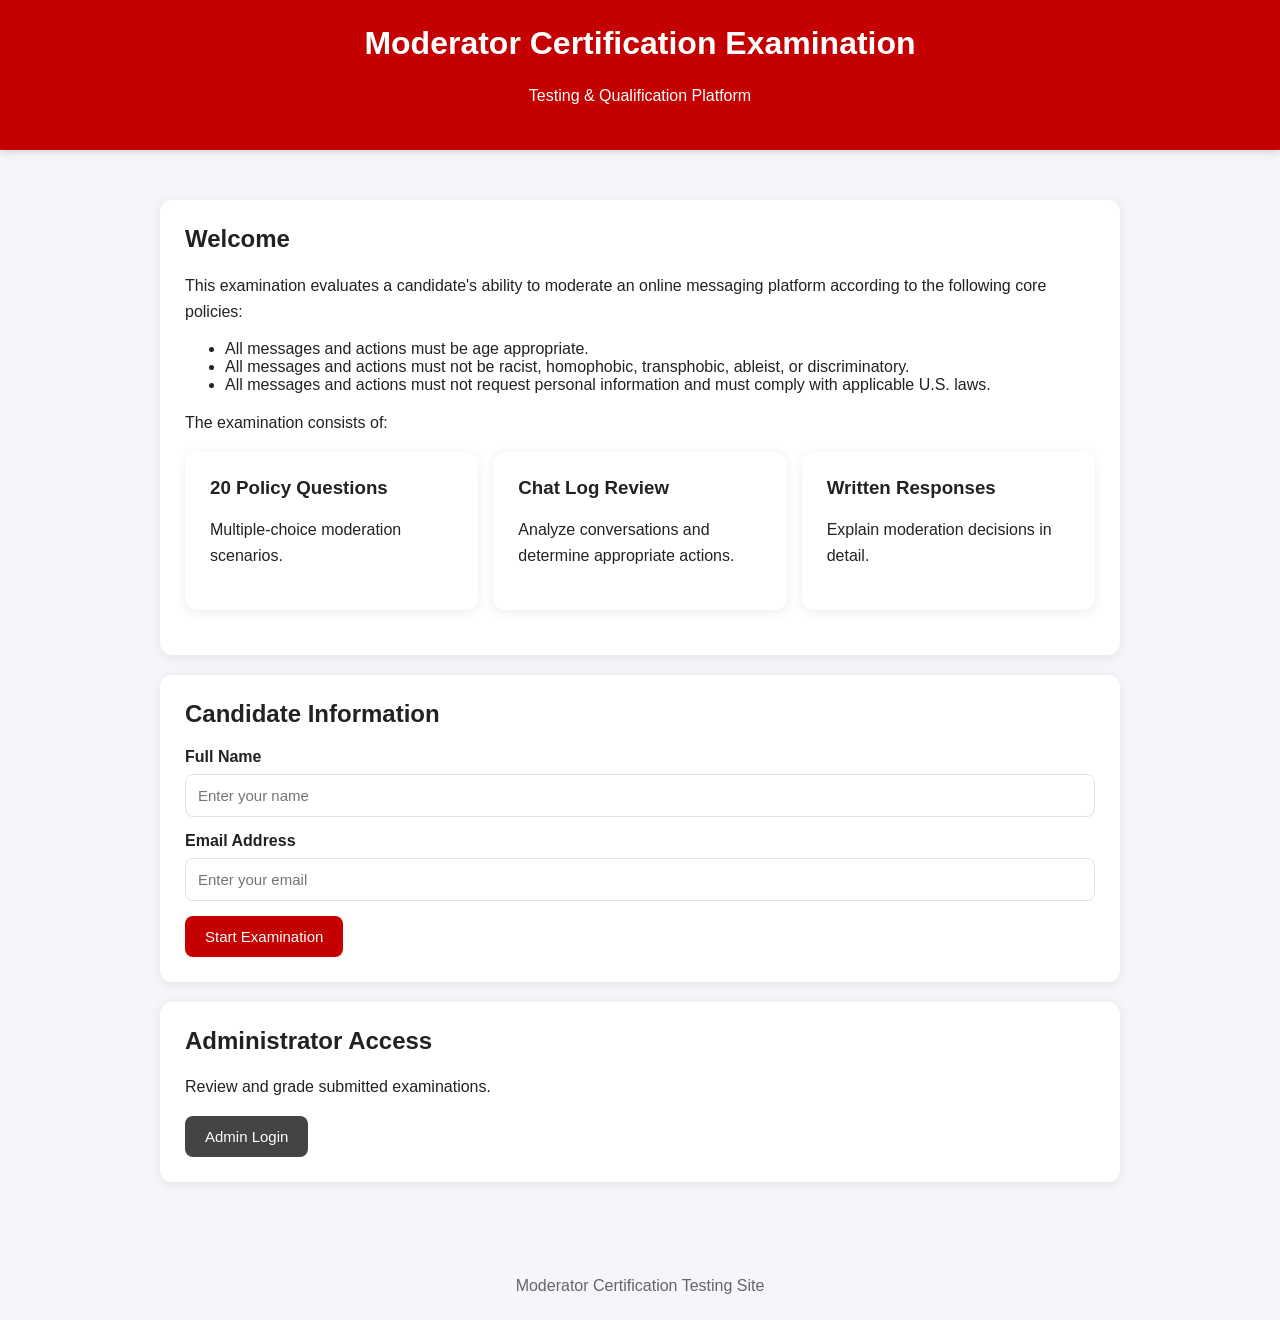
<file: index.html>
<!DOCTYPE html>
<html lang="en">
<head>
<meta charset="UTF-8">
<meta name="viewport" content="width=device-width, initial-scale=1.0">

<title>Moderator Certification Testing Site</title>

<link rel="stylesheet" href="css/style.css">
</head>
<body>

<header>
    <h1>Moderator Certification Examination</h1>
    <p>Testing & Qualification Platform</p>
</header>

<div class="container">

    <div class="card">
        <h2>Welcome</h2>

        <p>
            This examination evaluates a candidate's ability to moderate
            an online messaging platform according to the following core
            policies:
        </p>

        <ul>
            <li>All messages and actions must be age appropriate.</li>
            <li>All messages and actions must not be racist, homophobic, transphobic, ableist, or discriminatory.</li>
            <li>All messages and actions must not request personal information and must comply with applicable U.S. laws.</li>
        </ul>

        <p>
            The examination consists of:
        </p>

        <div class="info-grid">

            <div class="card">
                <h3>20 Policy Questions</h3>
                <p>
                    Multiple-choice moderation scenarios.
                </p>
            </div>

            <div class="card">
                <h3>Chat Log Review</h3>
                <p>
                    Analyze conversations and determine appropriate actions.
                </p>
            </div>

            <div class="card">
                <h3>Written Responses</h3>
                <p>
                    Explain moderation decisions in detail.
                </p>
            </div>

        </div>

    </div>

    <div class="card">

        <h2>Candidate Information</h2>

        <label for="candidateName">
            Full Name
        </label>

        <input
            type="text"
            id="candidateName"
            placeholder="Enter your name">

        <label for="candidateEmail">
            Email Address
        </label>

        <input
            type="email"
            id="candidateEmail"
            placeholder="Enter your email">

        <button
            class="btn"
            id="startExamBtn">
            Start Examination
        </button>

    </div>

    <div class="card">

        <h2>Administrator Access</h2>

        <p>
            Review and grade submitted examinations.
        </p>

        <a
            href="admin.html"
            class="btn btn-secondary">
            Admin Login
        </a>

    </div>

</div>

<div class="footer">
    Moderator Certification Testing Site
</div>

<script>

document
.getElementById("startExamBtn")
.addEventListener("click", () => {

    const name =
        document
        .getElementById("candidateName")
        .value
        .trim();

    const email =
        document
        .getElementById("candidateEmail")
        .value
        .trim();

    if (!name || !email) {

        alert(
            "Please enter your name and email."
        );

        return;
    }

    sessionStorage.setItem(
        "candidateName",
        name
    );

    sessionStorage.setItem(
        "candidateEmail",
        email
    );

    location.href =
        "exam.html";
});
</script>

</body>
</html>
</file>
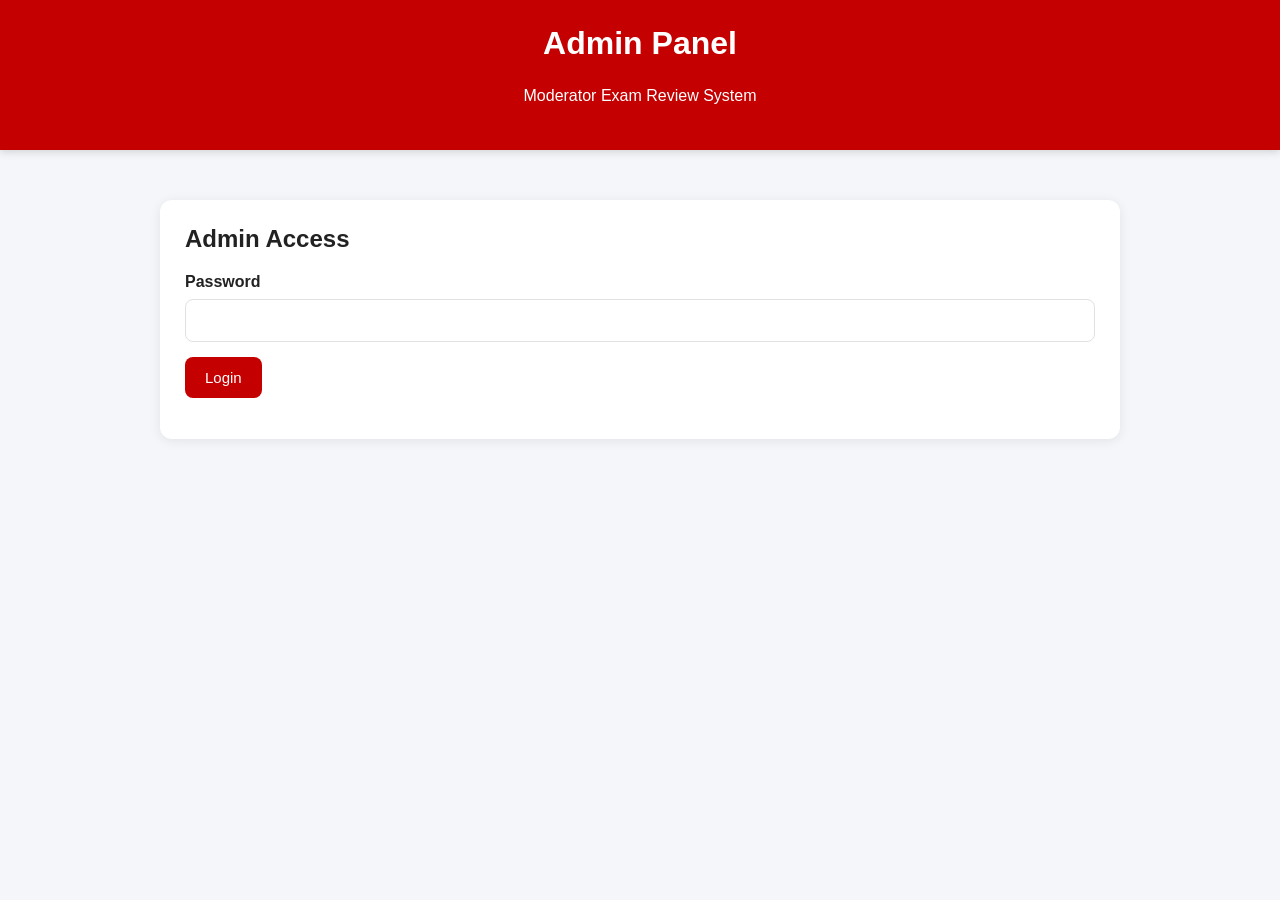
<file: admin.html>
<!DOCTYPE html>
<html lang="en">
<head>
<meta charset="UTF-8">
<meta name="viewport" content="width=device-width, initial-scale=1.0">
<title>Admin Login</title>

<link rel="stylesheet" href="css/style.css">
</head>
<body>

<header>
    <h1>Admin Panel</h1>
    <p>Moderator Exam Review System</p>
</header>

<div class="container">

    <div class="card">
        <h2>Admin Access</h2>

        <label>Password</label>
        <input type="password" id="pass">

        <button class="btn" onclick="login()">
            Login
        </button>

        <p id="error" class="warning"></p>
    </div>

</div>

<script>
function login(){
    const pass = document.getElementById("pass").value;

    if(pass === "Wyattmonroe-2"){
        sessionStorage.setItem("admin", "true");
        window.location.href = "dashboard.html";
    } else {
        document.getElementById("error").textContent =
            "Incorrect password.";
    }
}
</script>

</body>
</html>
</file>
<file: css/style.css>
:root{
    --primary:#c40000;
    --primary-hover:#9f0000;
    --bg:#f4f6f9;
    --card:#ffffff;
    --text:#222;
    --muted:#666;
    --border:#e1e1e1;
}

*{
    box-sizing:border-box;
}

body{
    margin:0;
    padding:0;
    font-family:Arial,Helvetica,sans-serif;
    background:var(--bg);
    color:var(--text);
}

header{
    background:var(--primary);
    color:white;
    padding:25px;
    text-align:center;
    box-shadow:0 2px 8px rgba(0,0,0,.15);
}

.container{
    max-width:1000px;
    margin:30px auto;
    padding:20px;
}

.card{
    background:var(--card);
    border-radius:12px;
    padding:25px;
    margin-bottom:20px;
    box-shadow:0 2px 12px rgba(0,0,0,.08);
}

h1,h2,h3{
    margin-top:0;
}

p{
    line-height:1.6;
}

.btn{
    display:inline-block;
    background:var(--primary);
    color:white;
    text-decoration:none;
    border:none;
    padding:12px 20px;
    border-radius:8px;
    cursor:pointer;
    font-size:15px;
    transition:.2s;
}

.btn:hover{
    background:var(--primary-hover);
}

.btn-secondary{
    background:#444;
}

.btn-secondary:hover{
    background:#222;
}

input,
textarea,
select{
    width:100%;
    padding:12px;
    border:1px solid var(--border);
    border-radius:8px;
    margin-top:8px;
    margin-bottom:15px;
    font-size:15px;
}

label{
    font-weight:bold;
}

.info-grid{
    display:grid;
    grid-template-columns:repeat(auto-fit,minmax(250px,1fr));
    gap:15px;
}

.badge{
    display:inline-block;
    padding:6px 12px;
    border-radius:999px;
    background:#eee;
    font-size:13px;
}

.center{
    text-align:center;
}

.warning{
    color:#b00020;
    font-weight:bold;
}

.footer{
    text-align:center;
    padding:25px;
    color:var(--muted);
}
</file>
